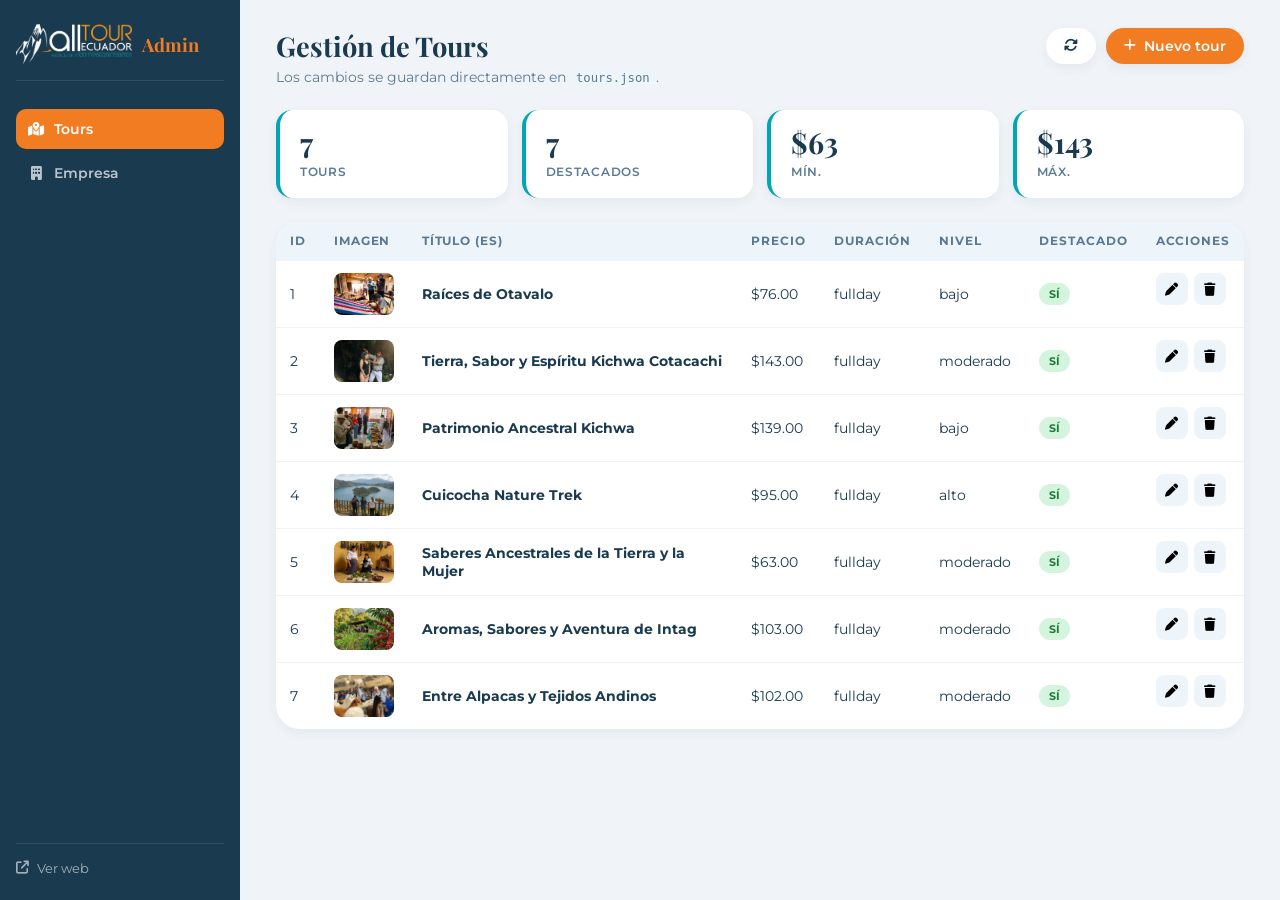
<file: admin/admin.html>
<!DOCTYPE html>
<html lang="es">
<head>
    <meta charset="UTF-8" />
    <meta name="viewport" content="width=device-width, initial-scale=1.0" />
    <title>Admin | All Tour Ecuador</title>
    <meta name="robots" content="noindex, nofollow" />
    <link href="https://fonts.googleapis.com/css2?family=Montserrat:wght@400;600;700&family=Playfair+Display:wght@700&display=swap" rel="stylesheet">
    <link rel="stylesheet" href="https://cdnjs.cloudflare.com/ajax/libs/font-awesome/6.5.1/css/all.min.css">
    <link rel="stylesheet" href="admin.css" />
</head>
<body>

    <aside class="sidebar">
        <div class="brand">
            <img src="../img/logo3.png" alt="All Tour Ecuador" />
            <span>Admin</span>
        </div>
        <nav>
            <a href="#" class="active" data-view="tours"><i class="fa-solid fa-map-location-dot"></i> Tours</a>
            <a href="#" data-view="empresa"><i class="fa-solid fa-building"></i> Empresa</a>
        </nav>
        <div class="sidebar-footer">
            <a href="../index.html" target="_blank"><i class="fa-solid fa-arrow-up-right-from-square"></i> Ver web</a>
        </div>
    </aside>

    <main class="main">

        <!-- VISTA TOURS -->
        <section class="view active" id="view-tours">
            <header class="header">
                <div>
                    <h1>Gestión de Tours</h1>
                    <p>Los cambios se guardan directamente en <code>tours.json</code>.</p>
                </div>
                <div class="header-actions">
                    <button class="btn" id="btnReload" title="Recargar desde el servidor">
                        <i class="fa-solid fa-rotate"></i>
                    </button>
                    <button class="btn btn-accent" id="btnNew">
                        <i class="fa-solid fa-plus"></i> Nuevo tour
                    </button>
                </div>
            </header>

            <div class="stats" id="stats"></div>

            <div class="table-wrapper">
                <table class="table">
                    <thead>
                        <tr>
                            <th>ID</th><th>Imagen</th><th>Título (ES)</th><th>Precio</th>
                            <th>Duración</th><th>Nivel</th><th>Destacado</th><th>Acciones</th>
                        </tr>
                    </thead>
                    <tbody id="tbody"></tbody>
                </table>
            </div>
        </section>

        <!-- VISTA EMPRESA -->
        <section class="view" id="view-empresa">
            <header class="header">
                <div>
                    <h1>Datos de la Empresa</h1>
                    <p>Se guardan en <code>empresa.json</code>.</p>
                </div>
                <button class="btn btn-accent" id="btnSaveEmpresa">
                    <i class="fa-solid fa-floppy-disk"></i> Guardar
                </button>
            </header>
            <form class="form" id="empresaForm"></form>
        </section>

    </main>

    <!-- MODAL TOUR -->
    <div class="modal" id="modal">
        <div class="modal-overlay" id="modalOverlay"></div>
        <div class="modal-content">
            <button class="modal-close" id="modalClose"><i class="fa-solid fa-xmark"></i></button>
            <header class="modal-header">
                <h2 id="modalTitle">Nuevo tour</h2>
                <p>Los textos se guardan en ES, EN y FR.</p>
            </header>
            <form class="form" id="tourForm">
                <input type="hidden" id="tId" />

                <div class="row">
                    <div class="group"><label>Slug</label><input type="text" id="tSlug" required /></div>
                    <div class="group"><label>Precio (USD)</label><input type="number" id="tPrecio" min="0" required /></div>
                </div>
                <div class="row">
                    <div class="group"><label>Duración</label>
                        <select id="tDuracion">
                            <option value="fullday">Full Day</option>
                            <option value="2day">2 DAY</option>
                            <option value="3day">3 DAY</option>
                            <option value="4day">4 DAY</option>
                        </select>
                    </div>
                    <div class="group"><label>Nivel</label>
                        <select id="tNivel">
                            <option value="bajo">Bajo</option>
                            <option value="moderado">Moderado</option>
                            <option value="alto">Alto</option>
                        </select>
                    </div>
                    <div class="group"><label>Mín. pax</label><input type="number" id="tMinPax" value="4" required /></div>
                </div>
                <div class="group"><label>Destinos (coma)</label><input type="text" id="tDestino" placeholder="otavalo, cotacachi" /></div>
                <div class="group"><label>Tipos (coma)</label><input type="text" id="tTipo" placeholder="vivencial, cultural" /></div>
                <div class="row">
                    <div class="group"><label>Imagen (ruta)</label><input type="text" id="tImagen" placeholder="img/otavalo.jpg" /></div>
                    <div class="group"><label>Alt imagen</label><input type="text" id="tImagenAlt" /></div>
                </div>
                <div class="group check"><label><input type="checkbox" id="tDestacado" /> Destacado (aparece en el index)</label></div>

                <h3 class="subtitle">Título</h3>
                <div class="group"><label>Español</label><input type="text" id="tTituloEs" required /></div>
                <div class="group"><label>English</label><input type="text" id="tTituloEn" /></div>
                <div class="group"><label>Français</label><input type="text" id="tTituloFr" /></div>

                <h3 class="subtitle">Resumen</h3>
                <div class="group"><label>Español</label><textarea id="tResumenEs" rows="2"></textarea></div>
                <div class="group"><label>English</label><textarea id="tResumenEn" rows="2"></textarea></div>
                <div class="group"><label>Français</label><textarea id="tResumenFr" rows="2"></textarea></div>

                <h3 class="subtitle">Descripción</h3>
                <div class="group"><label>Español</label><textarea id="tDescripcionEs" rows="4"></textarea></div>
                <div class="group"><label>English</label><textarea id="tDescripcionEn" rows="4"></textarea></div>
                <div class="group"><label>Français</label><textarea id="tDescripcionFr" rows="4"></textarea></div>

                <h3 class="subtitle">Callout</h3>
                <div class="group"><label>Español</label><textarea id="tCalloutEs" rows="2"></textarea></div>
                <div class="group"><label>English</label><textarea id="tCalloutEn" rows="2"></textarea></div>
                <div class="group"><label>Français</label><textarea id="tCalloutFr" rows="2"></textarea></div>

                <h3 class="subtitle">Incluye / No incluye (una línea por ítem, ES)</h3>
                <div class="row">
                    <div class="group"><label>Incluye</label><textarea id="tIncluye" rows="4"></textarea></div>
                    <div class="group"><label>No incluye</label><textarea id="tNoIncluye" rows="4"></textarea></div>
                </div>

                <h3 class="subtitle">Itinerario (una línea: HORA | Texto)</h3>
                <textarea id="tItinerario" rows="6" placeholder="08:00 – 08:30 | Bienvenida en Otavalo..."></textarea>

                <div class="actions">
                    <button type="button" class="btn" id="btnCancel">Cancelar</button>
                    <button type="submit" class="btn btn-accent"><i class="fa-solid fa-floppy-disk"></i> Guardar tour</button>
                </div>
            </form>
        </div>
    </div>

    <div class="toast" id="toast"></div>

    <script src="admin.js"></script>
</body>
</html>
</file>
<file: admin/admin.css>
:root{
    --brand:#00A6B5; --brand-dark:#007A85;
    --accent:#F27C21; --accent-dark:#D1610B;
    --text:#1A3A4F; --text-light:#5A7A94;
    --gray-100:#EEF5FA; --gray-200:#D6E5F0;
    --red:#e74c3c; --green:#27ae60; --white:#fff;
    --shadow-sm:0 4px 12px rgba(26,58,79,0.06);
    --shadow:0 12px 32px rgba(26,58,79,0.10);
    --shadow-lg:0 24px 60px rgba(26,58,79,0.16);
    --radius:16px; --radius-lg:24px;
    --transition:0.3s ease;
    --font-sans:"Montserrat", sans-serif;
    --font-serif:"Playfair Display", serif;
}
*{ box-sizing:border-box; margin:0; padding:0; }
body{
    font-family:var(--font-sans); background:#F0F4F8; color:var(--text);
    min-height:100vh; display:grid; grid-template-columns:240px 1fr;
}
a{ text-decoration:none; color:inherit; }
button{ font-family:inherit; cursor:pointer; border:none; background:none; }
img{ max-width:100%; display:block; }
code{ background:var(--gray-100); padding:2px 6px; border-radius:4px; font-size:0.85em; }

/* SIDEBAR */
.sidebar{
    background:var(--text); color:var(--white); padding:24px 16px;
    display:flex; flex-direction:column; gap:28px;
    position:sticky; top:0; height:100vh;
}
.brand{ display:flex; align-items:center; gap:10px; padding-bottom:16px; border-bottom:1px solid rgba(255,255,255,0.1); }
.brand img{ height:40px; }
.brand span{ font-family:var(--font-serif); font-size:1.15rem; color:var(--accent); font-weight:700; }
nav{ display:flex; flex-direction:column; gap:4px; }
nav a{
    display:flex; align-items:center; gap:10px; padding:11px 12px;
    border-radius:10px; font-size:0.88rem; font-weight:600;
    color:rgba(255,255,255,0.7); transition:var(--transition);
}
nav a:hover{ background:rgba(255,255,255,0.08); color:var(--white); }
nav a.active{ background:var(--accent); color:var(--white); }
nav i{ width:16px; text-align:center; }
.sidebar-footer{ margin-top:auto; padding-top:16px; border-top:1px solid rgba(255,255,255,0.1); }
.sidebar-footer a{ display:flex; align-items:center; gap:8px; font-size:0.82rem; color:rgba(255,255,255,0.6); }
.sidebar-footer a:hover{ color:var(--accent); }

/* MAIN */
.main{ padding:28px 36px; overflow-x:hidden; }
.view{ display:none; }
.view.active{ display:block; }
.header{ display:flex; justify-content:space-between; align-items:flex-start; gap:16px; margin-bottom:24px; flex-wrap:wrap; }
.header h1{ font-family:var(--font-serif); font-size:1.7rem; margin-bottom:4px; }
.header p{ color:var(--text-light); font-size:0.9rem; }
.header-actions{ display:flex; gap:10px; }

/* BOTONES */
.btn{
    display:inline-flex; align-items:center; gap:8px; padding:10px 18px;
    border-radius:999px; font-size:0.86rem; font-weight:600;
    transition:var(--transition); background:var(--white); color:var(--text);
    box-shadow:var(--shadow-sm);
}
.btn:hover{ transform:translateY(-2px); box-shadow:var(--shadow); }
.btn-accent{ background:var(--accent); color:var(--white); }
.btn-accent:hover{ background:var(--accent-dark); }

/* STATS */
.stats{ display:grid; grid-template-columns:repeat(auto-fit, minmax(160px,1fr)); gap:14px; margin-bottom:24px; }
.stat{ background:var(--white); border-radius:var(--radius); padding:18px 20px; box-shadow:var(--shadow-sm); border-left:4px solid var(--brand); }
.stat strong{ display:block; font-family:var(--font-serif); font-size:1.8rem; line-height:1; margin-bottom:4px; }
.stat span{ font-size:0.75rem; color:var(--text-light); text-transform:uppercase; letter-spacing:0.06em; font-weight:600; }

/* TABLA */
.table-wrapper{ background:var(--white); border-radius:var(--radius-lg); box-shadow:var(--shadow-sm); overflow:auto; }
.table{ width:100%; border-collapse:collapse; font-size:0.88rem; }
.table thead{ background:var(--gray-100); }
.table th{ text-align:left; padding:12px 14px; font-size:0.72rem; font-weight:700; text-transform:uppercase; letter-spacing:0.08em; color:var(--text-light); }
.table td{ padding:12px 14px; border-top:1px solid var(--gray-100); vertical-align:middle; }
.table tr:hover td{ background:var(--gray-100); }
.table img{ width:60px; height:42px; object-fit:cover; border-radius:8px; }
.badge{ display:inline-block; padding:4px 10px; border-radius:999px; font-size:0.7rem; font-weight:700; text-transform:uppercase; }
.badge-yes{ background:#D4F4DD; color:#1E7B3C; }
.badge-no{ background:var(--gray-100); color:var(--text-light); }
.actions-cell{ display:flex; gap:6px; }
.icon-btn{ width:32px; height:32px; border-radius:8px; display:grid; place-items:center; font-size:0.82rem; background:var(--gray-100); transition:var(--transition); }
.icon-btn:hover{ background:var(--brand); color:var(--white); }
.icon-btn.danger:hover{ background:var(--red); color:var(--white); }

/* FORM */
.form{ background:var(--white); border-radius:var(--radius-lg); padding:28px; box-shadow:var(--shadow-sm); display:flex; flex-direction:column; gap:16px; }
.row{ display:grid; grid-template-columns:repeat(auto-fit, minmax(180px,1fr)); gap:14px; }
.group{ display:flex; flex-direction:column; gap:6px; }
.group label{ font-size:0.75rem; font-weight:700; text-transform:uppercase; letter-spacing:0.06em; color:var(--text); }
.group input, .group select, .group textarea{
    padding:10px 12px; border:2px solid var(--gray-200); border-radius:10px;
    font-family:inherit; font-size:0.9rem; color:var(--text);
    background:var(--white); outline:none; transition:var(--transition);
}
.group input:focus, .group select:focus, .group textarea:focus{
    border-color:var(--brand); box-shadow:0 0 0 3px rgba(0,166,181,0.12);
}
.group textarea{ resize:vertical; }
.group.check label{ display:flex; align-items:center; gap:10px; text-transform:none; font-weight:600; letter-spacing:0; cursor:pointer; font-size:0.9rem; }
.group.check input{ width:18px; height:18px; accent-color:var(--accent); }
.subtitle{
    font-family:var(--font-sans); font-size:0.78rem; font-weight:700;
    text-transform:uppercase; letter-spacing:0.1em; color:var(--brand-dark);
    margin-top:10px; padding-bottom:6px; border-bottom:2px solid var(--gray-100);
}
.actions{ display:flex; justify-content:flex-end; gap:10px; padding-top:16px; border-top:1px solid var(--gray-100); margin-top:8px; }

/* MODAL */
.modal{ position:fixed; inset:0; z-index:999; display:none; align-items:center; justify-content:center; padding:20px; }
.modal.open{ display:flex; }
.modal-overlay{ position:absolute; inset:0; background:rgba(26,58,79,0.75); backdrop-filter:blur(6px); }
.modal-content{
    position:relative; width:min(900px,100%); max-height:92vh; overflow-y:auto;
    background:var(--white); border-radius:var(--radius-lg);
    box-shadow:var(--shadow-lg); padding:28px; animation:modalIn 0.3s ease;
}
@keyframes modalIn{ from{ opacity:0; transform:translateY(20px) scale(0.98); } to{ opacity:1; transform:none; } }
.modal-close{
    position:absolute; top:14px; right:14px; width:38px; height:38px;
    border-radius:50%; background:var(--gray-100); display:grid; place-items:center;
    transition:var(--transition); z-index:2;
}
.modal-close:hover{ background:var(--accent); color:var(--white); transform:rotate(90deg); }
.modal-header{ margin-bottom:18px; padding-right:44px; }
.modal-header h2{ font-family:var(--font-serif); font-size:1.5rem; margin-bottom:4px; }
.modal-header p{ font-size:0.86rem; color:var(--text-light); }
.modal .form{ padding:0; box-shadow:none; background:none; }

/* TOAST */
.toast{
    position:fixed; bottom:22px; right:22px; background:var(--text); color:var(--white);
    padding:12px 20px; border-radius:12px; font-size:0.88rem; font-weight:600;
    box-shadow:var(--shadow-lg); opacity:0; visibility:hidden; transform:translateY(20px);
    transition:var(--transition); z-index:1000; max-width:320px;
}
.toast.show{ opacity:1; visibility:visible; transform:none; }
.toast.success{ background:var(--green); }
.toast.error{ background:var(--red); }

/* RESPONSIVE */
@media (max-width: 900px){
    body{ grid-template-columns:1fr; }
    .sidebar{ position:static; height:auto; flex-direction:row; align-items:center; padding:14px 18px; gap:14px; overflow-x:auto; }
    .brand{ border:none; padding:0; }
    .brand img{ height:32px; }
    nav{ flex-direction:row; }
    nav a{ padding:8px 12px; font-size:0.8rem; }
    .sidebar-footer{ margin:0; padding:0; border:none; }
    .main{ padding:20px 16px; }
    .table th, .table td{ padding:8px 6px; font-size:0.8rem; }
    .table img{ width:44px; height:32px; }
}
</file>
